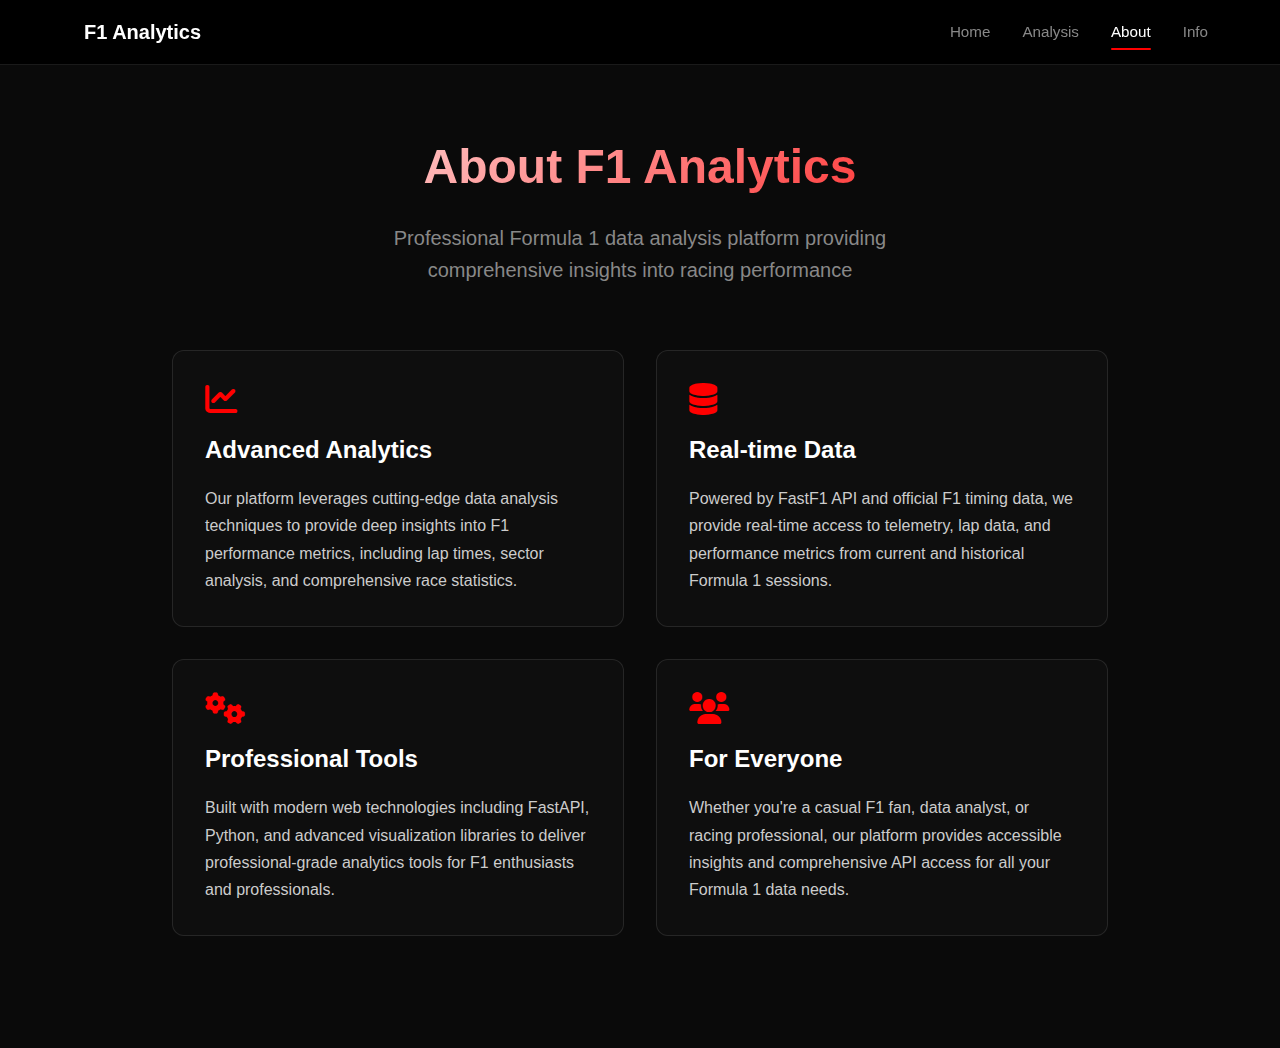
<file: attached_assets/about_1754145397791.html>
<!DOCTYPE html>
<html lang="en">
<head>
    <meta charset="UTF-8">
    <meta name="viewport" content="width=device-width, initial-scale=1.0">
    <title>About - F1 Analytics</title>
    <link href="https://cdnjs.cloudflare.com/ajax/libs/font-awesome/6.0.0/css/all.min.css" rel="stylesheet">
    <style>
        * { margin: 0; padding: 0; box-sizing: border-box; }

        body {
            font-family: 'Inter', -apple-system, BlinkMacSystemFont, sans-serif;
            background: #0a0a0a;
            color: #ffffff;
            line-height: 1.6;
            min-height: 100vh;
        }

        /* Minimalist Header */
        .header {
            background: rgba(0, 0, 0, 0.95);
            backdrop-filter: blur(20px);
            border-bottom: 1px solid rgba(255, 255, 255, 0.1);
            position: sticky;
            top: 0;
            z-index: 1000;
            padding: 0;
        }

        .nav-container {
            max-width: 1200px;
            margin: 0 auto;
            display: flex;
            align-items: center;
            justify-content: space-between;
            padding: 1rem 2rem;
        }

        .logo {
            display: flex;
            align-items: center;
            gap: 0.75rem;
            font-size: 1.25rem;
            font-weight: 700;
            color: #ffffff;
            text-decoration: none;
        }

        .logo-icon {
            color: #ff0000;
            font-size: 1.5rem;
        }

        .nav-links {
            display: flex;
            gap: 2rem;
            list-style: none;
        }

        .nav-link {
            color: #888;
            text-decoration: none;
            font-weight: 500;
            font-size: 0.95rem;
            padding: 0.5rem 0;
            transition: color 0.2s ease;
            position: relative;
        }

        .nav-link:hover,
        .nav-link.active {
            color: #ffffff;
        }

        .nav-link.active::after {
            content: '';
            position: absolute;
            bottom: -2px;
            left: 0;
            right: 0;
            height: 2px;
            background: #ff0000;
            border-radius: 1px;
        }

        /* Content */
        .main-content {
            max-width: 1000px;
            margin: 0 auto;
            padding: 4rem 2rem;
        }

        .hero-section {
            text-align: center;
            margin-bottom: 4rem;
        }

        .hero-title {
            font-size: 3rem;
            font-weight: 800;
            margin-bottom: 1rem;
            background: linear-gradient(135deg, #ffffff, #ff0000);
            background-clip: text;
            -webkit-background-clip: text;
            -webkit-text-fill-color: transparent;
        }

        .hero-subtitle {
            font-size: 1.25rem;
            color: #888;
            max-width: 600px;
            margin: 0 auto;
        }

        .content-grid {
            display: grid;
            grid-template-columns: repeat(auto-fit, minmax(300px, 1fr));
            gap: 2rem;
            margin: 3rem 0;
        }

        .content-card {
            background: rgba(255, 255, 255, 0.02);
            border: 1px solid rgba(255, 255, 255, 0.1);
            border-radius: 12px;
            padding: 2rem;
            transition: all 0.3s ease;
        }

        .content-card:hover {
            border-color: #ff0000;
            transform: translateY(-5px);
        }

        .card-icon {
            color: #ff0000;
            font-size: 2rem;
            margin-bottom: 1rem;
        }

        .card-title {
            font-size: 1.5rem;
            font-weight: 700;
            margin-bottom: 1rem;
            color: #ffffff;
        }

        .card-text {
            color: #ccc;
            line-height: 1.7;
        }

        @media (max-width: 768px) {
            .nav-container {
                flex-direction: column;
                gap: 1rem;
                padding: 1rem;
            }

            .nav-links {
                gap: 1.5rem;
            }

            .hero-title {
                font-size: 2rem;
            }

            .main-content {
                padding: 2rem 1rem;
            }
        }
    </style>
</head>
<body>
    <header class="header">
        <nav class="nav-container">
            <a href="/" class="logo">
                <i class="fas fa-racing-car logo-icon"></i>
                F1 Analytics
            </a>
            <ul class="nav-links">
                <li><a href="/" class="nav-link">Home</a></li>
                <li><a href="/analysis" class="nav-link">Analysis</a></li>
                <li><a href="/about" class="nav-link active">About</a></li>
                <li><a href="/info" class="nav-link">Info</a></li>
            </ul>
        </nav>
    </header>

    <main class="main-content">
        <section class="hero-section">
            <h1 class="hero-title">About F1 Analytics</h1>
            <p class="hero-subtitle">
                Professional Formula 1 data analysis platform providing comprehensive insights into racing performance
            </p>
        </section>

        <div class="content-grid">
            <div class="content-card">
                <i class="fas fa-chart-line card-icon"></i>
                <h3 class="card-title">Advanced Analytics</h3>
                <p class="card-text">
                    Our platform leverages cutting-edge data analysis techniques to provide deep insights into F1 performance metrics, 
                    including lap times, sector analysis, and comprehensive race statistics.
                </p>
            </div>

            <div class="content-card">
                <i class="fas fa-database card-icon"></i>
                <h3 class="card-title">Real-time Data</h3>
                <p class="card-text">
                    Powered by FastF1 API and official F1 timing data, we provide real-time access to telemetry, 
                    lap data, and performance metrics from current and historical Formula 1 sessions.
                </p>
            </div>

            <div class="content-card">
                <i class="fas fa-cogs card-icon"></i>
                <h3 class="card-title">Professional Tools</h3>
                <p class="card-text">
                    Built with modern web technologies including FastAPI, Python, and advanced visualization libraries 
                    to deliver professional-grade analytics tools for F1 enthusiasts and professionals.
                </p>
            </div>

            <div class="content-card">
                <i class="fas fa-users card-icon"></i>
                <h3 class="card-title">For Everyone</h3>
                <p class="card-text">
                    Whether you're a casual F1 fan, data analyst, or racing professional, our platform provides 
                    accessible insights and comprehensive API access for all your Formula 1 data needs.
                </p>
            </div>
        </div>
    </main>
</body>
</html>
</file>
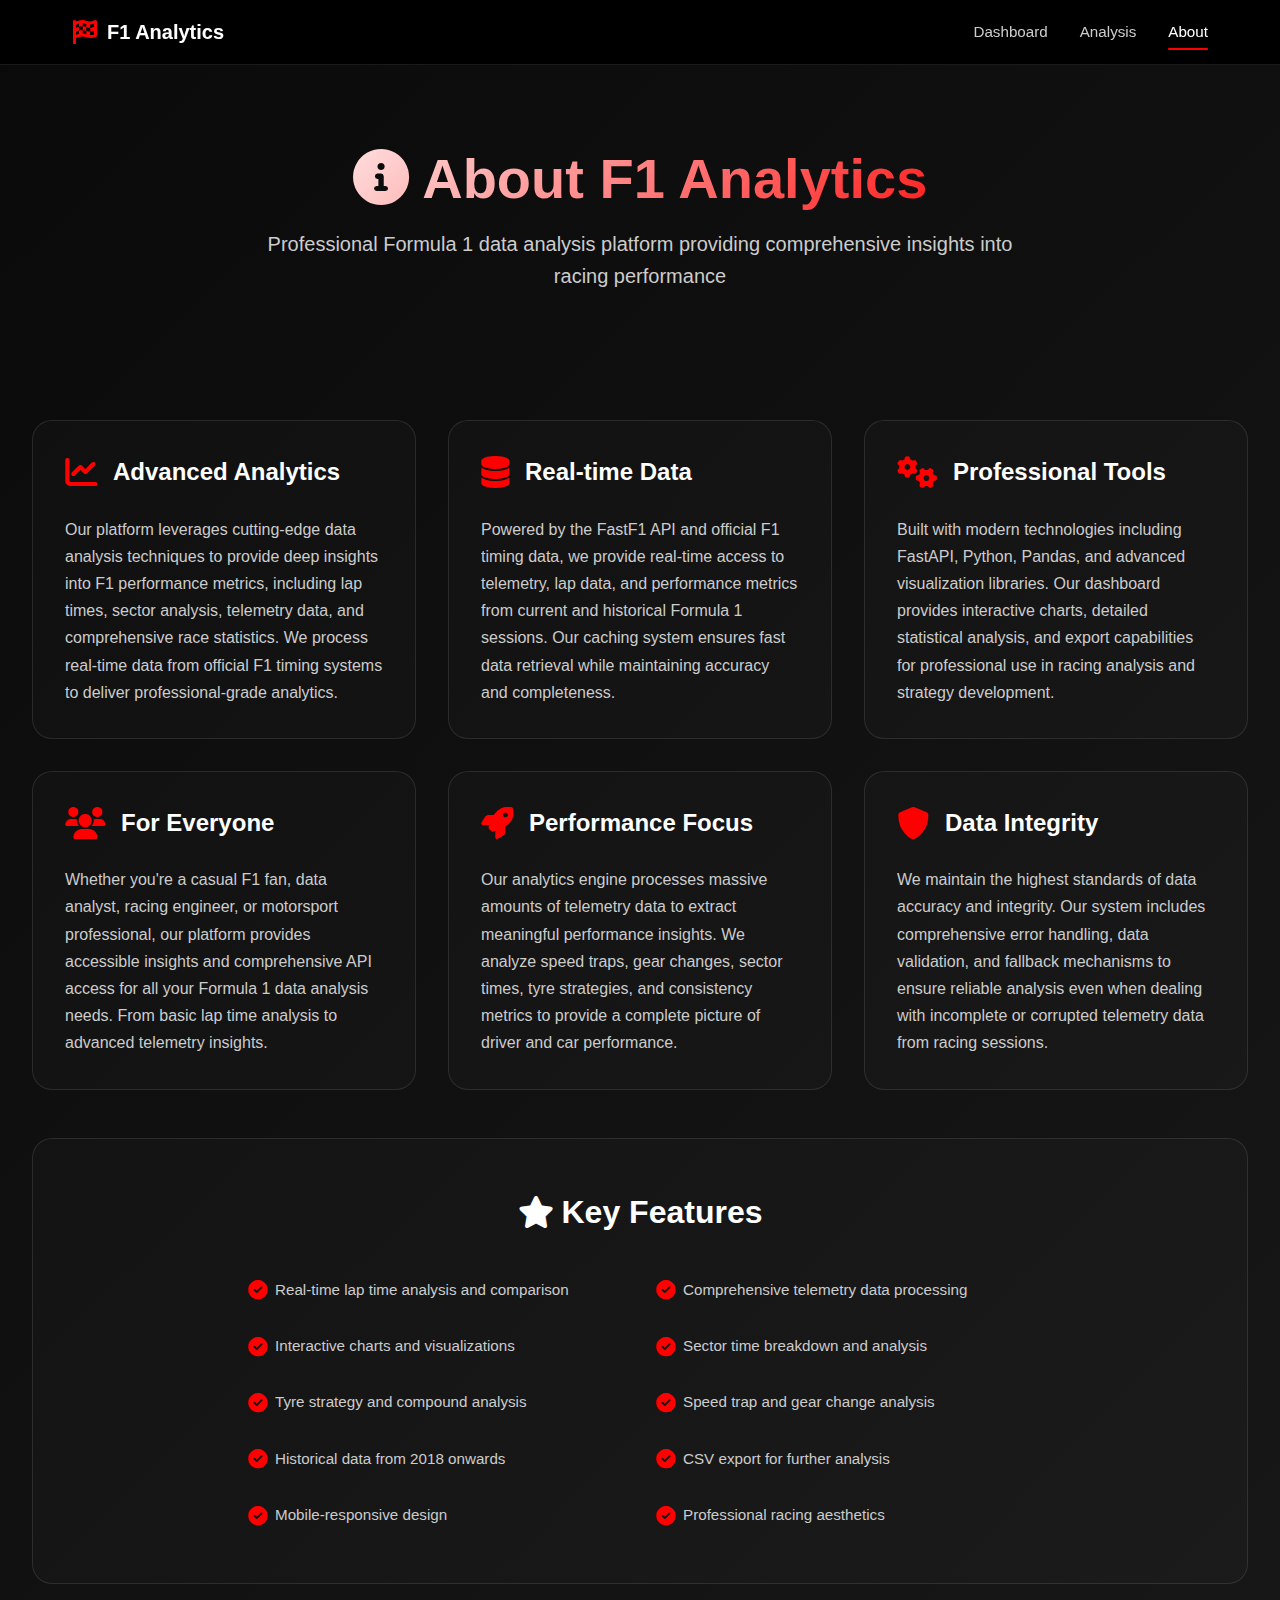
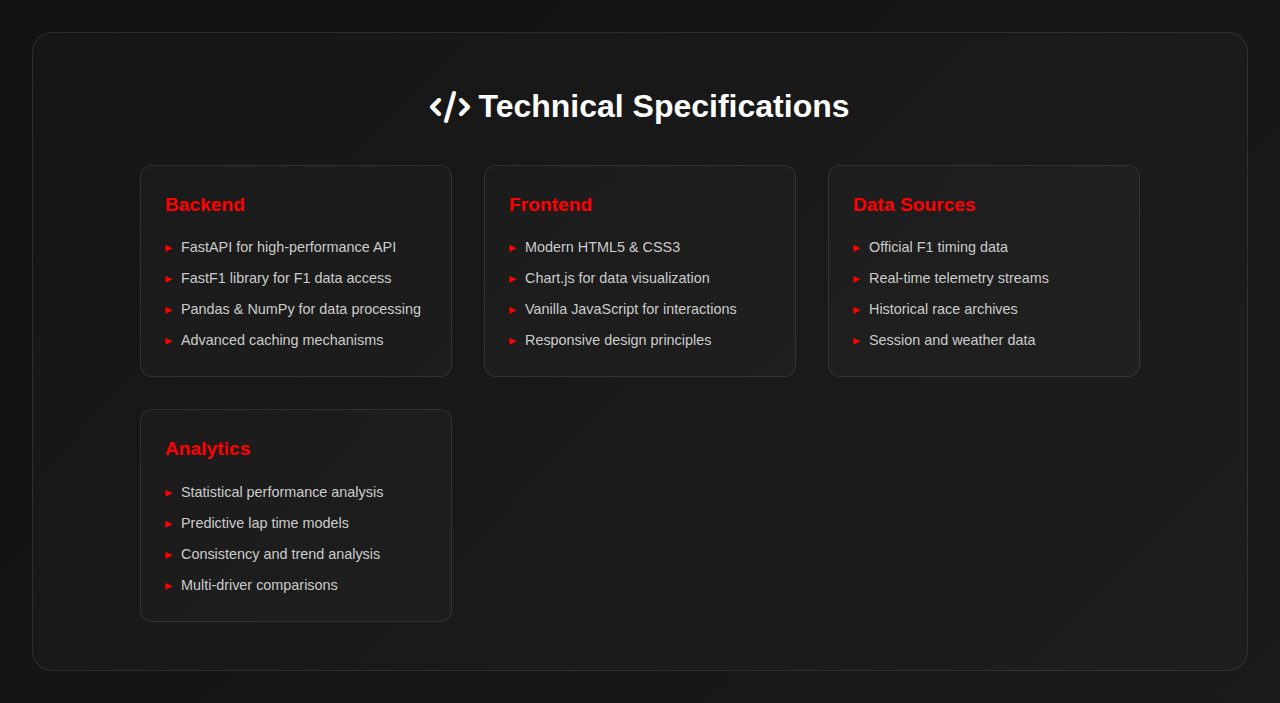
<file: templates/about.html>
<!DOCTYPE html>
<html lang="en">
<head>
    <meta charset="UTF-8">
    <meta name="viewport" content="width=device-width, initial-scale=1.0">
    <title>About - F1 Analytics Dashboard</title>
    <link href="https://cdnjs.cloudflare.com/ajax/libs/font-awesome/6.0.0/css/all.min.css" rel="stylesheet">
    <link rel="stylesheet" href="/static/css/styles.css">
</head>
<body>
    <!-- Navigation Header -->
    <header class="header">
        <nav class="nav-container">
            <a href="/" class="logo">
                <i class="fas fa-flag-checkered logo-icon"></i>
                F1 Analytics
            </a>
            <ul class="nav-links">
                <li><a href="/" class="nav-link">Dashboard</a></li>
                <li><a href="/analysis" class="nav-link">Analysis</a></li>
                <li><a href="/about" class="nav-link active">About</a></li>
            </ul>
        </nav>
    </header>

    <!-- Main Content -->
    <main class="main-content">
        <!-- Hero Section -->
        <section class="hero-section">
            <div class="hero-content">
                <h1 class="hero-title">
                    <i class="fas fa-info-circle"></i>
                    About F1 Analytics
                </h1>
                <p class="hero-subtitle">
                    Professional Formula 1 data analysis platform providing comprehensive insights into racing performance
                </p>
            </div>
        </section>

        <!-- Content Grid -->
        <section class="content-section">
            <div class="content-grid">
                <div class="content-card">
                    <div class="card-header">
                        <i class="fas fa-chart-line card-icon"></i>
                        <h3 class="card-title">Advanced Analytics</h3>
                    </div>
                    <div class="card-content">
                        <p>
                            Our platform leverages cutting-edge data analysis techniques to provide deep insights into F1 performance metrics, 
                            including lap times, sector analysis, telemetry data, and comprehensive race statistics. We process real-time 
                            data from official F1 timing systems to deliver professional-grade analytics.
                        </p>
                    </div>
                </div>

                <div class="content-card">
                    <div class="card-header">
                        <i class="fas fa-database card-icon"></i>
                        <h3 class="card-title">Real-time Data</h3>
                    </div>
                    <div class="card-content">
                        <p>
                            Powered by the FastF1 API and official F1 timing data, we provide real-time access to telemetry, 
                            lap data, and performance metrics from current and historical Formula 1 sessions. Our caching system 
                            ensures fast data retrieval while maintaining accuracy and completeness.
                        </p>
                    </div>
                </div>

                <div class="content-card">
                    <div class="card-header">
                        <i class="fas fa-cogs card-icon"></i>
                        <h3 class="card-title">Professional Tools</h3>
                    </div>
                    <div class="card-content">
                        <p>
                            Built with modern technologies including FastAPI, Python, Pandas, and advanced visualization libraries. 
                            Our dashboard provides interactive charts, detailed statistical analysis, and export capabilities 
                            for professional use in racing analysis and strategy development.
                        </p>
                    </div>
                </div>

                <div class="content-card">
                    <div class="card-header">
                        <i class="fas fa-users card-icon"></i>
                        <h3 class="card-title">For Everyone</h3>
                    </div>
                    <div class="card-content">
                        <p>
                            Whether you're a casual F1 fan, data analyst, racing engineer, or motorsport professional, 
                            our platform provides accessible insights and comprehensive API access for all your Formula 1 
                            data analysis needs. From basic lap time analysis to advanced telemetry insights.
                        </p>
                    </div>
                </div>

                <div class="content-card">
                    <div class="card-header">
                        <i class="fas fa-rocket card-icon"></i>
                        <h3 class="card-title">Performance Focus</h3>
                    </div>
                    <div class="card-content">
                        <p>
                            Our analytics engine processes massive amounts of telemetry data to extract meaningful performance 
                            insights. We analyze speed traps, gear changes, sector times, tyre strategies, and consistency 
                            metrics to provide a complete picture of driver and car performance.
                        </p>
                    </div>
                </div>

                <div class="content-card">
                    <div class="card-header">
                        <i class="fas fa-shield-alt card-icon"></i>
                        <h3 class="card-title">Data Integrity</h3>
                    </div>
                    <div class="card-content">
                        <p>
                            We maintain the highest standards of data accuracy and integrity. Our system includes comprehensive 
                            error handling, data validation, and fallback mechanisms to ensure reliable analysis even when 
                            dealing with incomplete or corrupted telemetry data from racing sessions.
                        </p>
                    </div>
                </div>
            </div>
        </section>

        <!-- Features Section -->
        <section class="features-section">
            <div class="features-container">
                <h2 class="features-title">
                    <i class="fas fa-star"></i>
                    Key Features
                </h2>
                <div class="features-list">
                    <div class="feature-item">
                        <i class="fas fa-check-circle feature-check"></i>
                        <span class="feature-text">Real-time lap time analysis and comparison</span>
                    </div>
                    <div class="feature-item">
                        <i class="fas fa-check-circle feature-check"></i>
                        <span class="feature-text">Comprehensive telemetry data processing</span>
                    </div>
                    <div class="feature-item">
                        <i class="fas fa-check-circle feature-check"></i>
                        <span class="feature-text">Interactive charts and visualizations</span>
                    </div>
                    <div class="feature-item">
                        <i class="fas fa-check-circle feature-check"></i>
                        <span class="feature-text">Sector time breakdown and analysis</span>
                    </div>
                    <div class="feature-item">
                        <i class="fas fa-check-circle feature-check"></i>
                        <span class="feature-text">Tyre strategy and compound analysis</span>
                    </div>
                    <div class="feature-item">
                        <i class="fas fa-check-circle feature-check"></i>
                        <span class="feature-text">Speed trap and gear change analysis</span>
                    </div>
                    <div class="feature-item">
                        <i class="fas fa-check-circle feature-check"></i>
                        <span class="feature-text">Historical data from 2018 onwards</span>
                    </div>
                    <div class="feature-item">
                        <i class="fas fa-check-circle feature-check"></i>
                        <span class="feature-text">CSV export for further analysis</span>
                    </div>
                    <div class="feature-item">
                        <i class="fas fa-check-circle feature-check"></i>
                        <span class="feature-text">Mobile-responsive design</span>
                    </div>
                    <div class="feature-item">
                        <i class="fas fa-check-circle feature-check"></i>
                        <span class="feature-text">Professional racing aesthetics</span>
                    </div>
                </div>
            </div>
        </section>

        <!-- Technical Info Section -->
        <section class="tech-section">
            <div class="tech-container">
                <h2 class="tech-title">
                    <i class="fas fa-code"></i>
                    Technical Specifications
                </h2>
                <div class="tech-grid">
                    <div class="tech-item">
                        <h4 class="tech-subtitle">Backend</h4>
                        <ul class="tech-list">
                            <li>FastAPI for high-performance API</li>
                            <li>FastF1 library for F1 data access</li>
                            <li>Pandas & NumPy for data processing</li>
                            <li>Advanced caching mechanisms</li>
                        </ul>
                    </div>
                    <div class="tech-item">
                        <h4 class="tech-subtitle">Frontend</h4>
                        <ul class="tech-list">
                            <li>Modern HTML5 & CSS3</li>
                            <li>Chart.js for data visualization</li>
                            <li>Vanilla JavaScript for interactions</li>
                            <li>Responsive design principles</li>
                        </ul>
                    </div>
                    <div class="tech-item">
                        <h4 class="tech-subtitle">Data Sources</h4>
                        <ul class="tech-list">
                            <li>Official F1 timing data</li>
                            <li>Real-time telemetry streams</li>
                            <li>Historical race archives</li>
                            <li>Session and weather data</li>
                        </ul>
                    </div>
                    <div class="tech-item">
                        <h4 class="tech-subtitle">Analytics</h4>
                        <ul class="tech-list">
                            <li>Statistical performance analysis</li>
                            <li>Predictive lap time models</li>
                            <li>Consistency and trend analysis</li>
                            <li>Multi-driver comparisons</li>
                        </ul>
                    </div>
                </div>
            </div>
        </section>
    </main>
</body>
</html>
</file>
<file: static/css/styles.css>
/* Reset and Base Styles */
* {
    margin: 0;
    padding: 0;
    box-sizing: border-box;
}

:root {
    /* F1 Racing Colors */
    --f1-red: #ff0000;
    --f1-red-dark: #cc0000;
    --f1-red-light: #ff3333;
    --f1-white: #ffffff;
    --f1-black: #000000;
    --f1-dark-gray: #1a1a1a;
    --f1-medium-gray: #2a2a2a;
    --f1-light-gray: #cccccc;
    --f1-silver: #c0c0c0;
    
    /* Typography */
    --font-primary: 'Inter', -apple-system, BlinkMacSystemFont, 'Segoe UI', Roboto, sans-serif;
    --font-mono: 'Fira Code', Consolas, monospace;
    
    /* Spacing */
    --space-xs: 0.25rem;
    --space-sm: 0.5rem;
    --space-md: 1rem;
    --space-lg: 1.5rem;
    --space-xl: 2rem;
    --space-2xl: 3rem;
    
    /* Border Radius */
    --radius-sm: 4px;
    --radius-md: 8px;
    --radius-lg: 12px;
    --radius-xl: 20px;
    
    /* Shadows */
    --shadow-sm: 0 2px 4px rgba(0, 0, 0, 0.1);
    --shadow-md: 0 4px 12px rgba(0, 0, 0, 0.15);
    --shadow-lg: 0 8px 24px rgba(0, 0, 0, 0.2);
    --shadow-xl: 0 16px 48px rgba(0, 0, 0, 0.3);
    
    /* Animations */
    --transition-fast: 0.15s ease;
    --transition-normal: 0.3s ease;
    --transition-slow: 0.5s ease;
}

body {
    font-family: var(--font-primary);
    background: linear-gradient(135deg, #0a0a0a 0%, #1a1a1a 100%);
    color: var(--f1-white);
    line-height: 1.6;
    min-height: 100vh;
    overflow-x: hidden;
}

/* Header and Navigation */
.header {
    background: rgba(0, 0, 0, 0.95);
    backdrop-filter: blur(20px);
    border-bottom: 1px solid rgba(255, 255, 255, 0.1);
    position: sticky;
    top: 0;
    z-index: 1000;
}

.nav-container {
    max-width: 1200px;
    margin: 0 auto;
    display: flex;
    align-items: center;
    justify-content: space-between;
    padding: var(--space-md) var(--space-xl);
}

.logo {
    display: flex;
    align-items: center;
    gap: var(--space-sm);
    font-size: 1.25rem;
    font-weight: 700;
    color: var(--f1-white);
    text-decoration: none;
    transition: color var(--transition-fast);
}

.logo:hover {
    color: var(--f1-red);
}

.logo-icon {
    color: var(--f1-red);
    font-size: 1.5rem;
}

.nav-links {
    display: flex;
    gap: var(--space-xl);
    list-style: none;
}

.nav-link {
    color: var(--f1-light-gray);
    text-decoration: none;
    font-weight: 500;
    font-size: 0.95rem;
    padding: var(--space-sm) 0;
    transition: color var(--transition-fast);
    position: relative;
}

.nav-link:hover,
.nav-link.active {
    color: var(--f1-white);
}

.nav-link.active::after {
    content: '';
    position: absolute;
    bottom: -2px;
    left: 0;
    right: 0;
    height: 2px;
    background: var(--f1-red);
    border-radius: 1px;
}

/* Main Content */
.main-content {
    max-width: 1400px;
    margin: 0 auto;
    padding: var(--space-xl);
}

/* Hero Section */
.hero-section {
    text-align: center;
    margin-bottom: var(--space-2xl);
    padding: var(--space-2xl) 0;
}

.hero-content {
    max-width: 800px;
    margin: 0 auto;
}

.hero-title {
    font-size: clamp(2rem, 5vw, 3.5rem);
    font-weight: 800;
    margin-bottom: var(--space-md);
    background: linear-gradient(135deg, var(--f1-white), var(--f1-red));
    background-clip: text;
    -webkit-background-clip: text;
    -webkit-text-fill-color: transparent;
    line-height: 1.2;
}

.hero-subtitle {
    font-size: 1.25rem;
    color: var(--f1-light-gray);
    margin-bottom: var(--space-xl);
}

/* Controls Section */
.controls-section {
    background: rgba(255, 255, 255, 0.02);
    border: 1px solid rgba(255, 255, 255, 0.1);
    border-radius: var(--radius-xl);
    padding: var(--space-xl);
    margin-bottom: var(--space-2xl);
    backdrop-filter: blur(10px);
}

.controls-container {
    display: grid;
    grid-template-columns: repeat(auto-fit, minmax(200px, 1fr));
    gap: var(--space-lg);
    align-items: end;
}

.control-group {
    display: flex;
    flex-direction: column;
    gap: var(--space-sm);
}

.control-label {
    font-weight: 600;
    color: var(--f1-white);
    font-size: 0.9rem;
    display: flex;
    align-items: center;
    gap: var(--space-xs);
}

.control-select {
    background: var(--f1-dark-gray);
    border: 1px solid rgba(255, 255, 255, 0.2);
    border-radius: var(--radius-md);
    color: var(--f1-white);
    padding: var(--space-sm) var(--space-md);
    font-size: 0.95rem;
    transition: all var(--transition-fast);
}

.control-select:focus {
    outline: none;
    border-color: var(--f1-red);
    box-shadow: 0 0 0 2px rgba(255, 0, 0, 0.2);
}

.load-btn,
.compare-btn,
.export-btn {
    background: linear-gradient(135deg, var(--f1-red), var(--f1-red-dark));
    border: none;
    border-radius: var(--radius-md);
    color: var(--f1-white);
    padding: var(--space-sm) var(--space-lg);
    font-weight: 600;
    font-size: 0.95rem;
    cursor: pointer;
    transition: all var(--transition-fast);
    display: flex;
    align-items: center;
    gap: var(--space-xs);
    justify-content: center;
}

.load-btn:hover,
.compare-btn:hover,
.export-btn:hover {
    background: linear-gradient(135deg, var(--f1-red-light), var(--f1-red));
    transform: translateY(-2px);
    box-shadow: var(--shadow-md);
}

/* Loading and Error States */
.loading-container {
    text-align: center;
    padding: var(--space-2xl);
}

.loading-spinner {
    width: 40px;
    height: 40px;
    border: 3px solid rgba(255, 255, 255, 0.1);
    border-top: 3px solid var(--f1-red);
    border-radius: 50%;
    animation: spin 1s linear infinite;
    margin: 0 auto var(--space-md);
}

@keyframes spin {
    0% { transform: rotate(0deg); }
    100% { transform: rotate(360deg); }
}

.loading-text {
    color: var(--f1-light-gray);
    font-size: 1.1rem;
}

.error-container {
    background: rgba(255, 0, 0, 0.1);
    border: 1px solid rgba(255, 0, 0, 0.3);
    border-radius: var(--radius-md);
    padding: var(--space-md);
    margin-bottom: var(--space-lg);
    display: flex;
    align-items: center;
    gap: var(--space-sm);
    color: #ff6666;
}

/* Dashboard Content */
.dashboard-content {
    display: flex;
    flex-direction: column;
    gap: var(--space-2xl);
}

/* Driver Info Section */
.driver-info-section {
    margin-bottom: var(--space-xl);
}

.driver-card {
    background: linear-gradient(145deg, var(--f1-dark-gray), var(--f1-medium-gray));
    border: 1px solid rgba(255, 255, 255, 0.1);
    border-radius: var(--radius-xl);
    padding: var(--space-xl);
    position: relative;
    overflow: hidden;
}

.driver-card::before {
    content: '';
    position: absolute;
    top: -2px;
    left: -2px;
    right: -2px;
    bottom: -2px;
    background: linear-gradient(45deg, var(--f1-red), var(--f1-white), var(--f1-red));
    z-index: -1;
    border-radius: var(--radius-xl);
    opacity: 0.1;
}

.driver-header {
    display: flex;
    align-items: center;
    justify-content: space-between;
    margin-bottom: var(--space-lg);
}

.driver-name {
    font-size: 1.8rem;
    font-weight: 700;
    color: var(--f1-white);
}

.driver-number {
    font-size: 2rem;
    font-weight: 800;
    color: var(--f1-red);
    font-family: var(--font-mono);
}

.driver-details {
    display: grid;
    grid-template-columns: repeat(auto-fit, minmax(200px, 1fr));
    gap: var(--space-lg);
}

.detail-item {
    display: flex;
    align-items: center;
    gap: var(--space-sm);
}

.detail-label {
    font-weight: 600;
    color: var(--f1-light-gray);
}

.detail-value {
    font-weight: 700;
    color: var(--f1-white);
}

/* Statistics Grid */
.stats-section {
    margin-bottom: var(--space-2xl);
}

.stats-grid {
    display: grid;
    grid-template-columns: repeat(auto-fit, minmax(280px, 1fr));
    gap: var(--space-lg);
}

.stat-card {
    background: linear-gradient(145deg, var(--f1-dark-gray), var(--f1-medium-gray));
    border: 1px solid rgba(255, 255, 255, 0.1);
    border-radius: var(--radius-xl);
    padding: var(--space-xl);
    display: flex;
    align-items: center;
    gap: var(--space-lg);
    transition: all var(--transition-normal);
    position: relative;
    overflow: hidden;
}

.stat-card::before {
    content: '';
    position: absolute;
    top: -2px;
    left: -2px;
    right: -2px;
    bottom: -2px;
    background: linear-gradient(45deg, var(--f1-red), var(--f1-white), var(--f1-red));
    z-index: -1;
    border-radius: var(--radius-xl);
    opacity: 0;
    transition: opacity var(--transition-normal);
}

.stat-card:hover::before {
    opacity: 0.1;
}

.stat-card:hover {
    transform: translateY(-5px);
    box-shadow: var(--shadow-xl);
}

.stat-icon {
    font-size: 2.5rem;
    color: var(--f1-red);
    min-width: 60px;
    text-align: center;
}

.stat-content {
    flex: 1;
}

.stat-value {
    font-size: 1.8rem;
    font-weight: 800;
    color: var(--f1-white);
    margin-bottom: var(--space-xs);
    font-family: var(--font-mono);
}

.stat-label {
    font-size: 0.9rem;
    color: var(--f1-light-gray);
    text-transform: uppercase;
    letter-spacing: 1px;
    font-weight: 600;
}

/* Charts Section */
.charts-section {
    display: grid;
    grid-template-columns: repeat(auto-fit, minmax(500px, 1fr));
    gap: var(--space-2xl);
    margin-bottom: var(--space-2xl);
}

.chart-container {
    background: linear-gradient(145deg, var(--f1-dark-gray), var(--f1-medium-gray));
    border: 1px solid rgba(255, 255, 255, 0.1);
    border-radius: var(--radius-xl);
    padding: var(--space-xl);
    position: relative;
    overflow: hidden;
}

.chart-container::before {
    content: '';
    position: absolute;
    top: -2px;
    left: -2px;
    right: -2px;
    bottom: -2px;
    background: linear-gradient(45deg, var(--f1-red), var(--f1-white), var(--f1-red));
    z-index: -1;
    border-radius: var(--radius-xl);
    opacity: 0;
    transition: opacity var(--transition-normal);
}

.chart-container:hover::before {
    opacity: 0.05;
}

.chart-header {
    margin-bottom: var(--space-lg);
}

.chart-title {
    font-size: 1.5rem;
    font-weight: 700;
    color: var(--f1-white);
    display: flex;
    align-items: center;
    gap: var(--space-sm);
}

.chart-content {
    position: relative;
    height: 400px;
}

.chart-content canvas {
    border-radius: var(--radius-md);
}

/* Table Section */
.table-section {
    margin-bottom: var(--space-2xl);
}

.table-container {
    background: linear-gradient(145deg, var(--f1-dark-gray), var(--f1-medium-gray));
    border: 1px solid rgba(255, 255, 255, 0.1);
    border-radius: var(--radius-xl);
    overflow: hidden;
}

.table-header {
    display: flex;
    align-items: center;
    justify-content: space-between;
    padding: var(--space-xl);
    border-bottom: 1px solid rgba(255, 255, 255, 0.1);
}

.table-title {
    font-size: 1.5rem;
    font-weight: 700;
    color: var(--f1-white);
    display: flex;
    align-items: center;
    gap: var(--space-sm);
}

.table-content {
    padding: var(--space-xl);
}

.table-wrapper {
    overflow-x: auto;
    border-radius: var(--radius-md);
}

.data-table {
    width: 100%;
    border-collapse: collapse;
    background: rgba(0, 0, 0, 0.3);
    border-radius: var(--radius-md);
    overflow: hidden;
}

.data-table th {
    background: linear-gradient(135deg, var(--f1-red), var(--f1-red-dark));
    color: var(--f1-white);
    padding: var(--space-md);
    text-align: left;
    font-weight: 700;
    text-transform: uppercase;
    letter-spacing: 1px;
    font-size: 0.85rem;
}

.data-table td {
    padding: var(--space-sm) var(--space-md);
    border-bottom: 1px solid rgba(255, 255, 255, 0.1);
    font-size: 0.9rem;
    color: var(--f1-light-gray);
    transition: background-color var(--transition-fast);
    font-family: var(--font-mono);
}

.data-table tr:hover td {
    background-color: rgba(255, 255, 255, 0.05);
    color: var(--f1-white);
}

.personal-best {
    background: linear-gradient(45deg, #ffd700, #ffed4e) !important;
    color: var(--f1-black) !important;
    font-weight: 700;
}

/* Analysis Page Specific Styles */
.driver-selection-section {
    margin-bottom: var(--space-2xl);
}

.driver-selection-container {
    background: rgba(255, 255, 255, 0.02);
    border: 1px solid rgba(255, 255, 255, 0.1);
    border-radius: var(--radius-xl);
    padding: var(--space-xl);
}

.section-title {
    font-size: 1.5rem;
    font-weight: 700;
    color: var(--f1-white);
    margin-bottom: var(--space-lg);
    display: flex;
    align-items: center;
    gap: var(--space-sm);
}

.driver-grid {
    display: grid;
    grid-template-columns: repeat(auto-fill, minmax(200px, 1fr));
    gap: var(--space-md);
    margin-bottom: var(--space-xl);
}

.driver-card-small {
    background: linear-gradient(145deg, var(--f1-dark-gray), var(--f1-medium-gray));
    border: 1px solid rgba(255, 255, 255, 0.1);
    border-radius: var(--radius-md);
    padding: var(--space-md);
    transition: all var(--transition-fast);
}

.driver-card-small:hover {
    border-color: var(--f1-red);
    transform: translateY(-2px);
}

.driver-checkbox {
    display: flex;
    align-items: center;
    gap: var(--space-sm);
}

.driver-checkbox input[type="checkbox"] {
    accent-color: var(--f1-red);
    transform: scale(1.2);
}

.driver-checkbox label {
    flex: 1;
    cursor: pointer;
    display: flex;
    align-items: center;
    gap: var(--space-sm);
}

.driver-number {
    font-weight: 800;
    color: var(--f1-red);
    font-family: var(--font-mono);
}

.driver-name {
    color: var(--f1-white);
    font-weight: 600;
}

/* Comparison Results */
.comparison-results {
    display: flex;
    flex-direction: column;
    gap: var(--space-2xl);
}

.comparison-summary {
    margin-bottom: var(--space-xl);
}

.summary-grid {
    display: grid;
    grid-template-columns: repeat(auto-fit, minmax(280px, 1fr));
    gap: var(--space-lg);
}

.summary-card {
    background: linear-gradient(145deg, var(--f1-dark-gray), var(--f1-medium-gray));
    border: 1px solid rgba(255, 255, 255, 0.1);
    border-radius: var(--radius-lg);
    padding: var(--space-lg);
}

.summary-header {
    display: flex;
    align-items: center;
    justify-content: space-between;
    margin-bottom: var(--space-md);
}

.summary-driver {
    font-size: 1.3rem;
    font-weight: 800;
    color: var(--f1-red);
    font-family: var(--font-mono);
}

.summary-team {
    font-size: 0.9rem;
    color: var(--f1-light-gray);
}

.summary-stats {
    display: flex;
    flex-direction: column;
    gap: var(--space-sm);
}

.summary-stat {
    display: flex;
    justify-content: space-between;
    align-items: center;
}

.summary-stat .stat-label {
    color: var(--f1-light-gray);
    font-size: 0.9rem;
}

.summary-stat .stat-value {
    color: var(--f1-white);
    font-weight: 700;
    font-family: var(--font-mono);
}

.comparison-charts {
    display: grid;
    grid-template-columns: repeat(auto-fit, minmax(500px, 1fr));
    gap: var(--space-2xl);
    margin-bottom: var(--space-2xl);
}

/* About Page Specific Styles */
.content-section {
    margin-bottom: var(--space-2xl);
}

.content-grid {
    display: grid;
    grid-template-columns: repeat(auto-fit, minmax(350px, 1fr));
    gap: var(--space-xl);
}

.content-card {
    background: rgba(255, 255, 255, 0.02);
    border: 1px solid rgba(255, 255, 255, 0.1);
    border-radius: var(--radius-xl);
    padding: var(--space-xl);
    transition: all var(--transition-normal);
}

.content-card:hover {
    border-color: var(--f1-red);
    transform: translateY(-5px);
    box-shadow: var(--shadow-xl);
}

.card-header {
    display: flex;
    align-items: center;
    gap: var(--space-md);
    margin-bottom: var(--space-lg);
}

.card-icon {
    color: var(--f1-red);
    font-size: 2rem;
}

.card-title {
    font-size: 1.5rem;
    font-weight: 700;
    color: var(--f1-white);
}

.card-content p {
    color: var(--f1-light-gray);
    line-height: 1.7;
}

.features-section {
    background: rgba(255, 255, 255, 0.02);
    border: 1px solid rgba(255, 255, 255, 0.1);
    border-radius: var(--radius-xl);
    padding: var(--space-2xl);
    margin-bottom: var(--space-2xl);
}

.features-container {
    max-width: 800px;
    margin: 0 auto;
}

.features-title {
    text-align: center;
    font-size: 2rem;
    font-weight: 700;
    color: var(--f1-white);
    margin-bottom: var(--space-xl);
    display: flex;
    align-items: center;
    justify-content: center;
    gap: var(--space-sm);
}

.features-list {
    display: grid;
    grid-template-columns: repeat(auto-fit, minmax(300px, 1fr));
    gap: var(--space-md);
}

.feature-item {
    display: flex;
    align-items: center;
    gap: var(--space-sm);
    padding: var(--space-sm);
}

.feature-check {
    color: var(--f1-red);
    font-size: 1.2rem;
}

.feature-text {
    color: var(--f1-light-gray);
    font-size: 0.95rem;
}

.tech-section {
    background: rgba(255, 255, 255, 0.02);
    border: 1px solid rgba(255, 255, 255, 0.1);
    border-radius: var(--radius-xl);
    padding: var(--space-2xl);
}

.tech-container {
    max-width: 1000px;
    margin: 0 auto;
}

.tech-title {
    text-align: center;
    font-size: 2rem;
    font-weight: 700;
    color: var(--f1-white);
    margin-bottom: var(--space-xl);
    display: flex;
    align-items: center;
    justify-content: center;
    gap: var(--space-sm);
}

.tech-grid {
    display: grid;
    grid-template-columns: repeat(auto-fit, minmax(250px, 1fr));
    gap: var(--space-xl);
}

.tech-item {
    background: rgba(255, 255, 255, 0.02);
    border: 1px solid rgba(255, 255, 255, 0.1);
    border-radius: var(--radius-lg);
    padding: var(--space-lg);
}

.tech-subtitle {
    color: var(--f1-red);
    font-size: 1.2rem;
    font-weight: 700;
    margin-bottom: var(--space-md);
}

.tech-list {
    list-style: none;
    display: flex;
    flex-direction: column;
    gap: var(--space-sm);
}

.tech-list li {
    color: var(--f1-light-gray);
    font-size: 0.9rem;
    padding-left: var(--space-md);
    position: relative;
}

.tech-list li::before {
    content: '▸';
    color: var(--f1-red);
    position: absolute;
    left: 0;
}

/* Responsive Design */
@media (max-width: 1200px) {
    .main-content {
        padding: var(--space-lg);
    }
    
    .charts-section {
        grid-template-columns: 1fr;
    }
}

@media (max-width: 768px) {
    .nav-container {
        flex-direction: column;
        gap: var(--space-md);
        padding: var(--space-md);
    }

    .nav-links {
        gap: var(--space-lg);
    }

    .hero-title {
        font-size: 2rem;
    }

    .main-content {
        padding: var(--space-md);
    }

    .controls-container {
        grid-template-columns: 1fr;
    }

    .stats-grid {
        grid-template-columns: 1fr;
    }

    .charts-section {
        grid-template-columns: 1fr;
    }

    .chart-content {
        height: 300px;
    }

    .driver-grid {
        grid-template-columns: 1fr;
    }

    .content-grid {
        grid-template-columns: 1fr;
    }

    .features-list {
        grid-template-columns: 1fr;
    }

    .tech-grid {
        grid-template-columns: 1fr;
    }
}

@media (max-width: 480px) {
    .main-content {
        padding: var(--space-sm);
    }

    .hero-section {
        padding: var(--space-lg) 0;
    }

    .hero-title {
        font-size: 1.8rem;
    }

    .hero-subtitle {
        font-size: 1rem;
    }

    .stat-card {
        flex-direction: column;
        text-align: center;
        gap: var(--space-md);
    }

    .chart-content {
        height: 250px;
    }

    .driver-header {
        flex-direction: column;
        gap: var(--space-sm);
        text-align: center;
    }

    .driver-details {
        grid-template-columns: 1fr;
    }

    .table-wrapper {
        font-size: 0.8rem;
    }
}

/* Utility Classes */
.text-center { text-align: center; }
.text-left { text-align: left; }
.text-right { text-align: right; }

.mt-sm { margin-top: var(--space-sm); }
.mt-md { margin-top: var(--space-md); }
.mt-lg { margin-top: var(--space-lg); }
.mt-xl { margin-top: var(--space-xl); }

.mb-sm { margin-bottom: var(--space-sm); }
.mb-md { margin-bottom: var(--space-md); }
.mb-lg { margin-bottom: var(--space-lg); }
.mb-xl { margin-bottom: var(--space-xl); }

.p-sm { padding: var(--space-sm); }
.p-md { padding: var(--space-md); }
.p-lg { padding: var(--space-lg); }
.p-xl { padding: var(--space-xl); }

.hidden { display: none; }
.visible { display: block; }

/* Custom Scrollbar */
::-webkit-scrollbar {
    width: 8px;
    height: 8px;
}

::-webkit-scrollbar-track {
    background: var(--f1-dark-gray);
}

::-webkit-scrollbar-thumb {
    background: var(--f1-red);
    border-radius: 4px;
}

::-webkit-scrollbar-thumb:hover {
    background: var(--f1-red-light);
}

/* Selection */
::selection {
    background: var(--f1-red);
    color: var(--f1-white);
}
</file>
